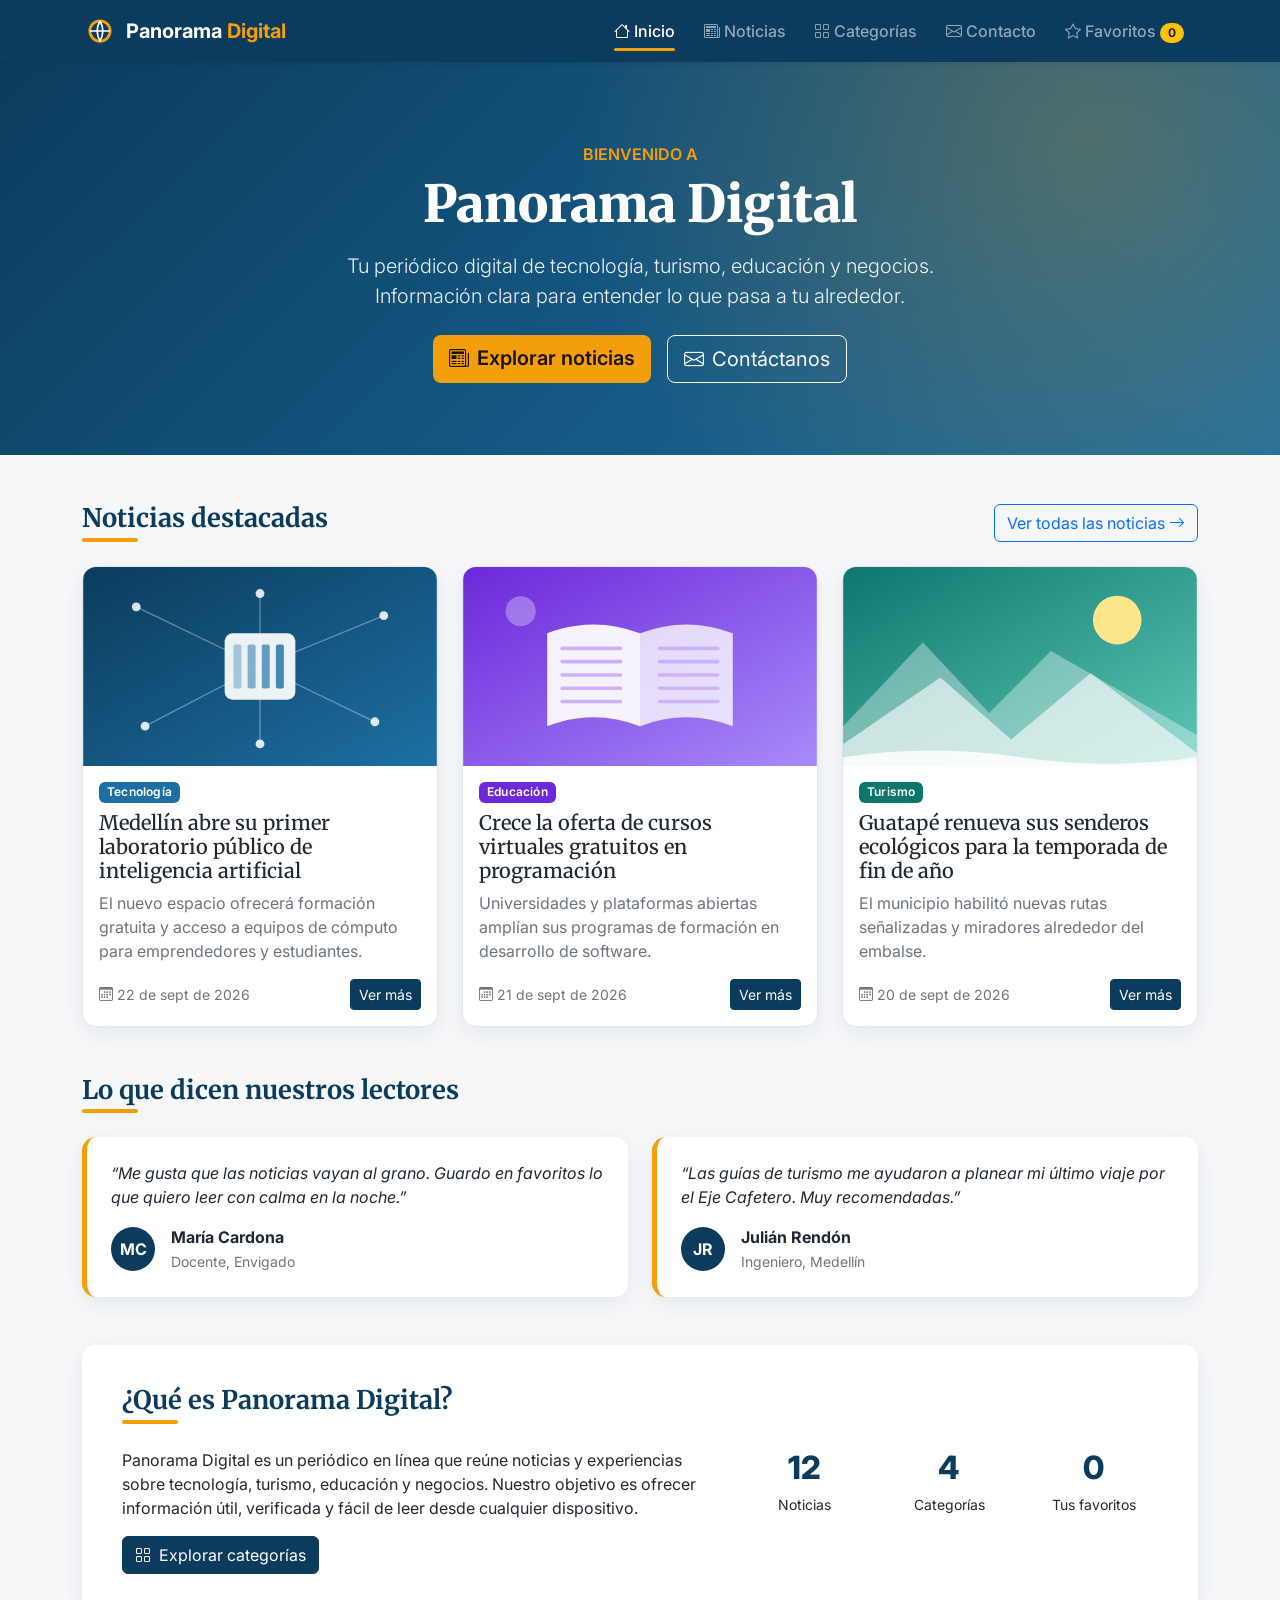
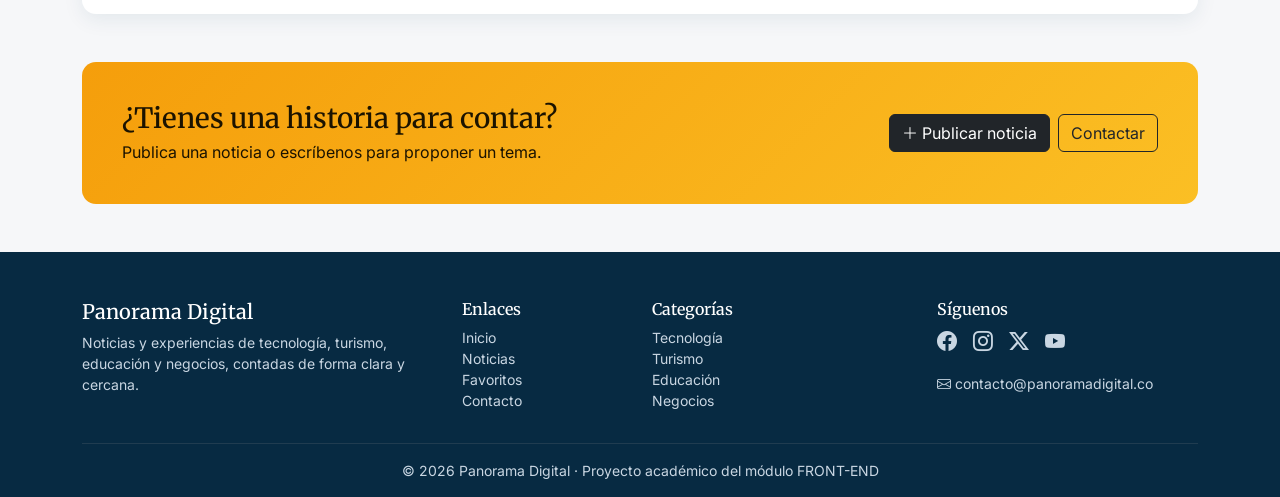
<file: index.html>
<!DOCTYPE html>
<html lang="es">
<head>
  <meta charset="UTF-8">
  <meta name="viewport" content="width=device-width, initial-scale=1.0">
  <meta name="description" content="Panorama Digital: noticias y experiencias de tecnología, turismo, educación y negocios.">
  <title>Inicio | Panorama Digital</title>
  <link rel="icon" href="assets/img/logo.svg" type="image/svg+xml">

  <!-- Tipografías: Merriweather (títulos, estilo periódico) e Inter (texto) -->
  <link rel="preconnect" href="https://fonts.googleapis.com">
  <link rel="preconnect" href="https://fonts.gstatic.com" crossorigin>
  <link href="https://fonts.googleapis.com/css2?family=Inter:wght@400;500;600;700&family=Merriweather:wght@700;900&display=swap" rel="stylesheet">
  <!-- Bootstrap 5 e íconos de Bootstrap desde CDN -->
  <link href="https://cdn.jsdelivr.net/npm/bootstrap@5.3.3/dist/css/bootstrap.min.css" rel="stylesheet">
  <link href="https://cdn.jsdelivr.net/npm/bootstrap-icons@1.11.3/font/bootstrap-icons.min.css" rel="stylesheet">
  <!-- Estilos propios -->
  <link href="assets/css/styles.css" rel="stylesheet">
  <!-- Sistema de movimiento: transiciones entre páginas y microinteracciones -->
  <link href="assets/css/motion.css" rel="stylesheet">
</head>
<body>
  <!-- Header: lo inserta el componente layout.js -->
  <header id="app-header"></header>

  <main>
    <!-- ===== Sección de bienvenida (Hero) con llamados a la acción ===== -->
    <section class="hero text-center" aria-labelledby="titulo-bienvenida">
      <div class="container">
        <p class="text-uppercase fw-semibold text-acento mb-2">Bienvenido a</p>
        <h1 id="titulo-bienvenida">Panorama Digital</h1>
        <p class="lead mt-3">
          Tu periódico digital de tecnología, turismo, educación y negocios.
          Información clara para entender lo que pasa a tu alrededor.
        </p>
        <div class="d-flex flex-wrap justify-content-center gap-3 mt-4">
          <a href="noticias.html" class="btn btn-acento btn-lg"><i class="bi bi-newspaper me-2"></i>Explorar noticias</a>
          <a href="contacto.html" class="btn btn-outline-light btn-lg"><i class="bi bi-envelope me-2"></i>Contáctanos</a>
        </div>
      </div>
    </section>

    <!-- ===== Noticias destacadas (renderizadas desde el JSON) ===== -->
    <section class="container py-5" aria-labelledby="titulo-destacadas">
      <div class="d-flex flex-wrap justify-content-between align-items-end gap-2">
        <h2 id="titulo-destacadas" class="titulo-seccion">Noticias destacadas</h2>
        <a href="noticias.html" class="btn btn-outline-primary mb-4">Ver todas las noticias <i class="bi bi-arrow-right"></i></a>
      </div>
      <div id="lista-destacadas" class="row row-cols-1 row-cols-md-2 row-cols-lg-3 g-4" aria-live="polite">
        <!-- Marcadores de carga mientras llega la información -->
        <div class="col"><div class="skeleton"></div></div>
        <div class="col"><div class="skeleton"></div></div>
        <div class="col"><div class="skeleton"></div></div>
      </div>
    </section>

    <!-- ===== Testimonios ===== -->
    <section class="container pb-5" aria-labelledby="titulo-testimonios" data-revelar>
      <h2 id="titulo-testimonios" class="titulo-seccion">Lo que dicen nuestros lectores</h2>
      <div class="row g-4">
        <div class="col-md-6">
          <figure class="testimonio mb-0">
            <blockquote class="mb-3">
              “Me gusta que las noticias vayan al grano. Guardo en favoritos lo que quiero leer con calma en la noche.”
            </blockquote>
            <figcaption class="d-flex align-items-center gap-3">
              <span class="avatar" aria-hidden="true">MC</span>
              <span><strong>María Cardona</strong><br><small class="text-secondary">Docente, Envigado</small></span>
            </figcaption>
          </figure>
        </div>
        <div class="col-md-6">
          <figure class="testimonio mb-0">
            <blockquote class="mb-3">
              “Las guías de turismo me ayudaron a planear mi último viaje por el Eje Cafetero. Muy recomendadas.”
            </blockquote>
            <figcaption class="d-flex align-items-center gap-3">
              <span class="avatar" aria-hidden="true">JR</span>
              <span><strong>Julián Rendón</strong><br><small class="text-secondary">Ingeniero, Medellín</small></span>
            </figcaption>
          </figure>
        </div>
      </div>
    </section>

    <!-- ===== Sección informativa: ¿Qué es Panorama Digital? ===== -->
    <section class="container pb-5" aria-labelledby="titulo-info" data-revelar>
      <div class="seccion-info">
        <div class="row align-items-center g-4">
          <div class="col-lg-7">
            <h2 id="titulo-info" class="titulo-seccion">¿Qué es Panorama Digital?</h2>
            <p>
              Panorama Digital es un periódico en línea que reúne noticias y experiencias sobre
              tecnología, turismo, educación y negocios. Nuestro objetivo es ofrecer información
              útil, verificada y fácil de leer desde cualquier dispositivo.
            </p>
            <a href="categorias.html" class="btn btn-primary"><i class="bi bi-grid me-2"></i>Explorar categorías</a>
          </div>
          <div class="col-lg-5">
            <div class="row text-center g-3">
              <div class="col-4"><div class="dato-destacado" id="dato-noticias">—</div><small>Noticias</small></div>
              <div class="col-4"><div class="dato-destacado">4</div><small>Categorías</small></div>
              <div class="col-4"><div class="dato-destacado" id="dato-favoritos">0</div><small>Tus favoritos</small></div>
            </div>
          </div>
        </div>
      </div>
    </section>

    <!-- ===== Llamado a la acción final ===== -->
    <section class="container" aria-labelledby="titulo-cta" data-revelar>
      <div class="banda-cta d-flex flex-column flex-md-row align-items-md-center justify-content-between gap-3">
        <div>
          <h2 id="titulo-cta" class="h3 mb-1">¿Tienes una historia para contar?</h2>
          <p class="mb-0">Publica una noticia o escríbenos para proponer un tema.</p>
        </div>
        <div class="d-flex gap-2 flex-wrap">
          <a href="noticias.html#publicar" class="btn btn-dark"><i class="bi bi-plus-lg me-1"></i>Publicar noticia</a>
          <a href="contacto.html" class="btn btn-outline-dark">Contactar</a>
        </div>
      </div>
    </section>
  </main>

  <!-- Footer: lo inserta el componente layout.js -->
  <footer id="app-footer"></footer>

  <noscript><p class="text-center p-3">Esta aplicación necesita JavaScript habilitado para mostrar las noticias.</p></noscript>

  <!-- Bootstrap JS (incluye Popper) y script de la página como módulo ES -->
  <script src="https://cdn.jsdelivr.net/npm/bootstrap@5.3.3/dist/js/bootstrap.bundle.min.js"></script>
  <!-- blocking="render": el header se dibuja antes del primer cuadro, evitando parpadeos al navegar -->
  <script type="module" src="assets/js/pages/home.js" blocking="render"></script>
</body>
</html>
</file>
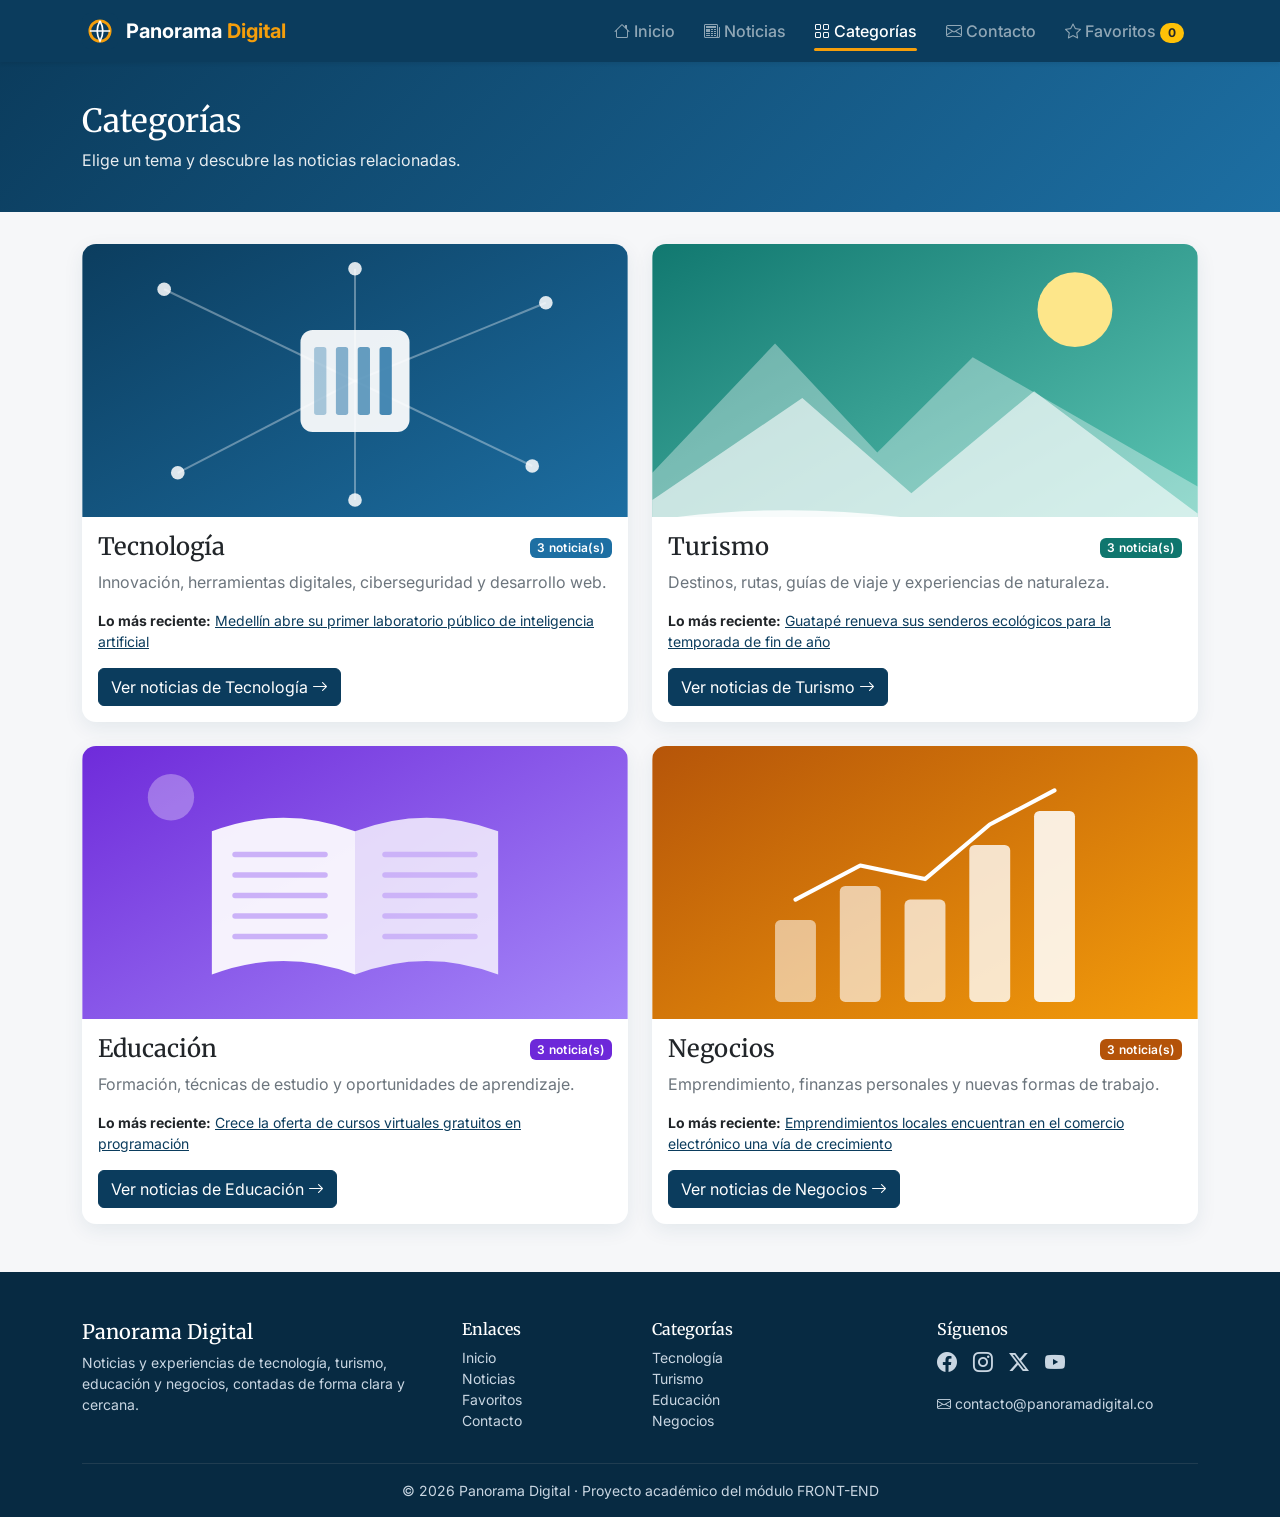
<file: categorias.html>
<!DOCTYPE html>
<html lang="es">
<head>
  <meta charset="UTF-8">
  <meta name="viewport" content="width=device-width, initial-scale=1.0">
  <meta name="description" content="Categorías de noticias de Panorama Digital: tecnología, turismo, educación y negocios.">
  <title>Categorías | Panorama Digital</title>
  <link rel="icon" href="assets/img/logo.svg" type="image/svg+xml">
  <link rel="preconnect" href="https://fonts.googleapis.com">
  <link rel="preconnect" href="https://fonts.gstatic.com" crossorigin>
  <link href="https://fonts.googleapis.com/css2?family=Inter:wght@400;500;600;700&family=Merriweather:wght@700;900&display=swap" rel="stylesheet">
  <link href="https://cdn.jsdelivr.net/npm/bootstrap@5.3.3/dist/css/bootstrap.min.css" rel="stylesheet">
  <link href="https://cdn.jsdelivr.net/npm/bootstrap-icons@1.11.3/font/bootstrap-icons.min.css" rel="stylesheet">
  <link href="assets/css/styles.css" rel="stylesheet">
  <!-- Sistema de movimiento: transiciones entre páginas y microinteracciones -->
  <link href="assets/css/motion.css" rel="stylesheet">
</head>
<body>
  <header id="app-header"></header>

  <main>
    <section class="encabezado-pagina">
      <div class="container">
        <h1>Categorías</h1>
        <p>Elige un tema y descubre las noticias relacionadas.</p>
      </div>
    </section>

    <div class="container">
      <!-- Tarjetas de categoría con el número de noticias de cada una -->
      <div id="lista-categorias" class="row row-cols-1 row-cols-md-2 g-4">
        <div class="col"><div class="skeleton"></div></div>
        <div class="col"><div class="skeleton"></div></div>
      </div>
    </div>
  </main>

  <footer id="app-footer"></footer>

  <script src="https://cdn.jsdelivr.net/npm/bootstrap@5.3.3/dist/js/bootstrap.bundle.min.js"></script>
  <!-- blocking="render": el header se dibuja antes del primer cuadro, evitando parpadeos al navegar -->
  <script type="module" src="assets/js/pages/categorias.js" blocking="render"></script>
</body>
</html>
</file>
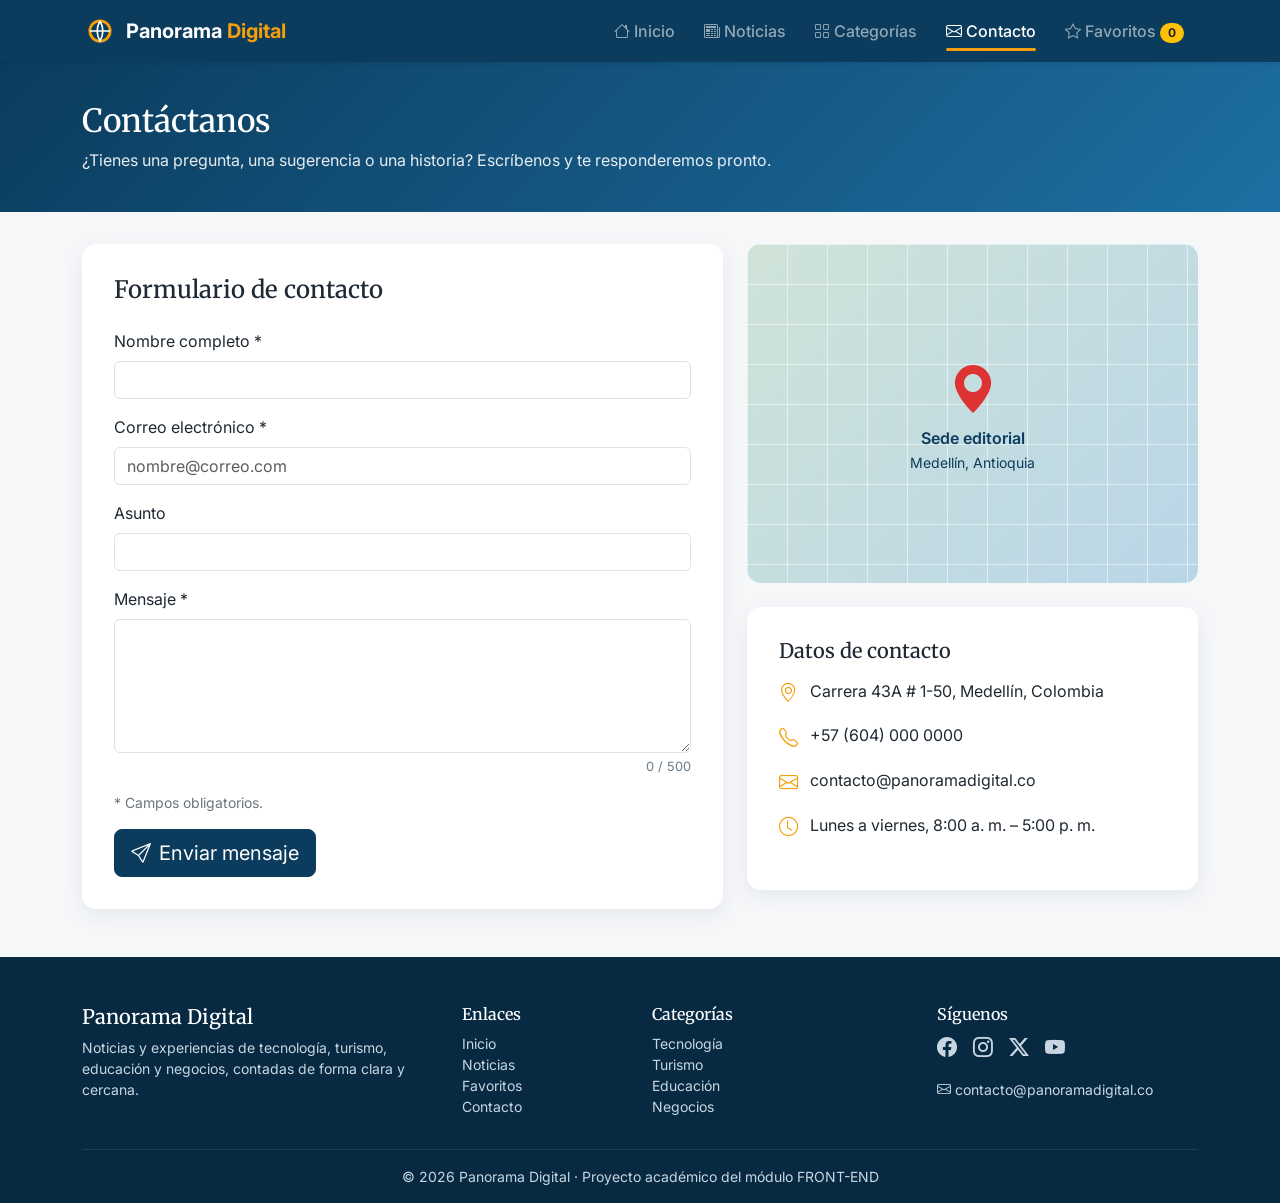
<file: contacto.html>
<!DOCTYPE html>
<html lang="es">
<head>
  <meta charset="UTF-8">
  <meta name="viewport" content="width=device-width, initial-scale=1.0">
  <meta name="description" content="Contacta al equipo editorial de Panorama Digital.">
  <title>Contacto | Panorama Digital</title>
  <link rel="icon" href="assets/img/logo.svg" type="image/svg+xml">
  <link rel="preconnect" href="https://fonts.googleapis.com">
  <link rel="preconnect" href="https://fonts.gstatic.com" crossorigin>
  <link href="https://fonts.googleapis.com/css2?family=Inter:wght@400;500;600;700&family=Merriweather:wght@700;900&display=swap" rel="stylesheet">
  <link href="https://cdn.jsdelivr.net/npm/bootstrap@5.3.3/dist/css/bootstrap.min.css" rel="stylesheet">
  <link href="https://cdn.jsdelivr.net/npm/bootstrap-icons@1.11.3/font/bootstrap-icons.min.css" rel="stylesheet">
  <link href="assets/css/styles.css" rel="stylesheet">
  <!-- Sistema de movimiento: transiciones entre páginas y microinteracciones -->
  <link href="assets/css/motion.css" rel="stylesheet">
</head>
<body>
  <header id="app-header"></header>

  <main>
    <section class="encabezado-pagina">
      <div class="container">
        <h1>Contáctanos</h1>
        <p>¿Tienes una pregunta, una sugerencia o una historia? Escríbenos y te responderemos pronto.</p>
      </div>
    </section>

    <div class="container">
      <div class="row g-4">
        <!-- ===== Formulario de contacto ===== -->
        <div class="col-lg-7">
          <section class="panel-formulario" aria-labelledby="titulo-formulario">
            <h2 id="titulo-formulario" class="h4 mb-4">Formulario de contacto</h2>

            <!-- Mensaje de confirmación (oculto hasta que el envío sea exitoso) -->
            <div id="confirmacion" class="alert alert-success d-none" role="status" tabindex="-1">
              <h3 class="h5 alert-heading"><i class="bi bi-check-circle-fill me-2"></i>¡Mensaje enviado!</h3>
              <p class="mb-0" id="texto-confirmacion"></p>
            </div>

            <!-- novalidate: las validaciones las controla JavaScript para mostrar mensajes propios -->
            <form id="form-contacto" novalidate>
              <div class="mb-3">
                <label for="nombre" class="form-label">Nombre completo *</label>
                <input type="text" class="form-control" id="nombre" name="nombre" autocomplete="name"
                       aria-describedby="error-nombre">
                <div class="invalid-feedback" id="error-nombre"></div>
              </div>

              <div class="mb-3">
                <label for="correo" class="form-label">Correo electrónico *</label>
                <input type="email" class="form-control" id="correo" name="correo" autocomplete="email"
                       placeholder="nombre@correo.com" aria-describedby="error-correo">
                <div class="invalid-feedback" id="error-correo"></div>
              </div>

              <div class="mb-3">
                <label for="asunto" class="form-label">Asunto</label>
                <input type="text" class="form-control" id="asunto" name="asunto" maxlength="120">
              </div>

              <div class="mb-3">
                <label for="mensaje" class="form-label">Mensaje *</label>
                <textarea class="form-control" id="mensaje" name="mensaje" rows="5" maxlength="500"
                          aria-describedby="error-mensaje contador-mensaje"></textarea>
                <div class="d-flex justify-content-between gap-3">
                  <div class="invalid-feedback d-block w-auto" id="error-mensaje"></div>
                  <span class="contador-caracteres ms-auto text-nowrap mt-1" id="contador-mensaje">0 / 500</span>
                </div>
              </div>

              <p class="small text-secondary">* Campos obligatorios.</p>

              <button type="submit" class="btn btn-primary btn-lg">
                <i class="bi bi-send me-2"></i>Enviar mensaje
              </button>
            </form>
          </section>
        </div>

        <!-- ===== Información de contacto y ubicación ===== -->
        <div class="col-lg-5">
          <div class="mapa-ubicacion mb-4" role="img" aria-label="Mapa ilustrativo de la ubicación de la sede en Medellín">
            <div>
              <i class="bi bi-geo-alt-fill" aria-hidden="true"></i>
              <p class="fw-semibold mb-0">Sede editorial</p>
              <small>Medellín, Antioquia</small>
            </div>
          </div>

          <section class="panel-contacto" aria-labelledby="titulo-datos">
            <h2 id="titulo-datos" class="h5 mb-3">Datos de contacto</h2>
            <ul class="list-unstyled lista-contacto mb-0">
              <li><i class="bi bi-geo-alt" aria-hidden="true"></i><span>Carrera 43A # 1-50, Medellín, Colombia</span></li>
              <li><i class="bi bi-telephone" aria-hidden="true"></i><span>+57 (604) 000 0000</span></li>
              <li><i class="bi bi-envelope" aria-hidden="true"></i><span>contacto@panoramadigital.co</span></li>
              <li><i class="bi bi-clock" aria-hidden="true"></i><span>Lunes a viernes, 8:00 a. m. – 5:00 p. m.</span></li>
            </ul>
          </section>
        </div>
      </div>
    </div>
  </main>

  <footer id="app-footer"></footer>

  <script src="https://cdn.jsdelivr.net/npm/bootstrap@5.3.3/dist/js/bootstrap.bundle.min.js"></script>
  <!-- blocking="render": el header se dibuja antes del primer cuadro, evitando parpadeos al navegar -->
  <script type="module" src="assets/js/pages/contacto.js" blocking="render"></script>
</body>
</html>
</file>
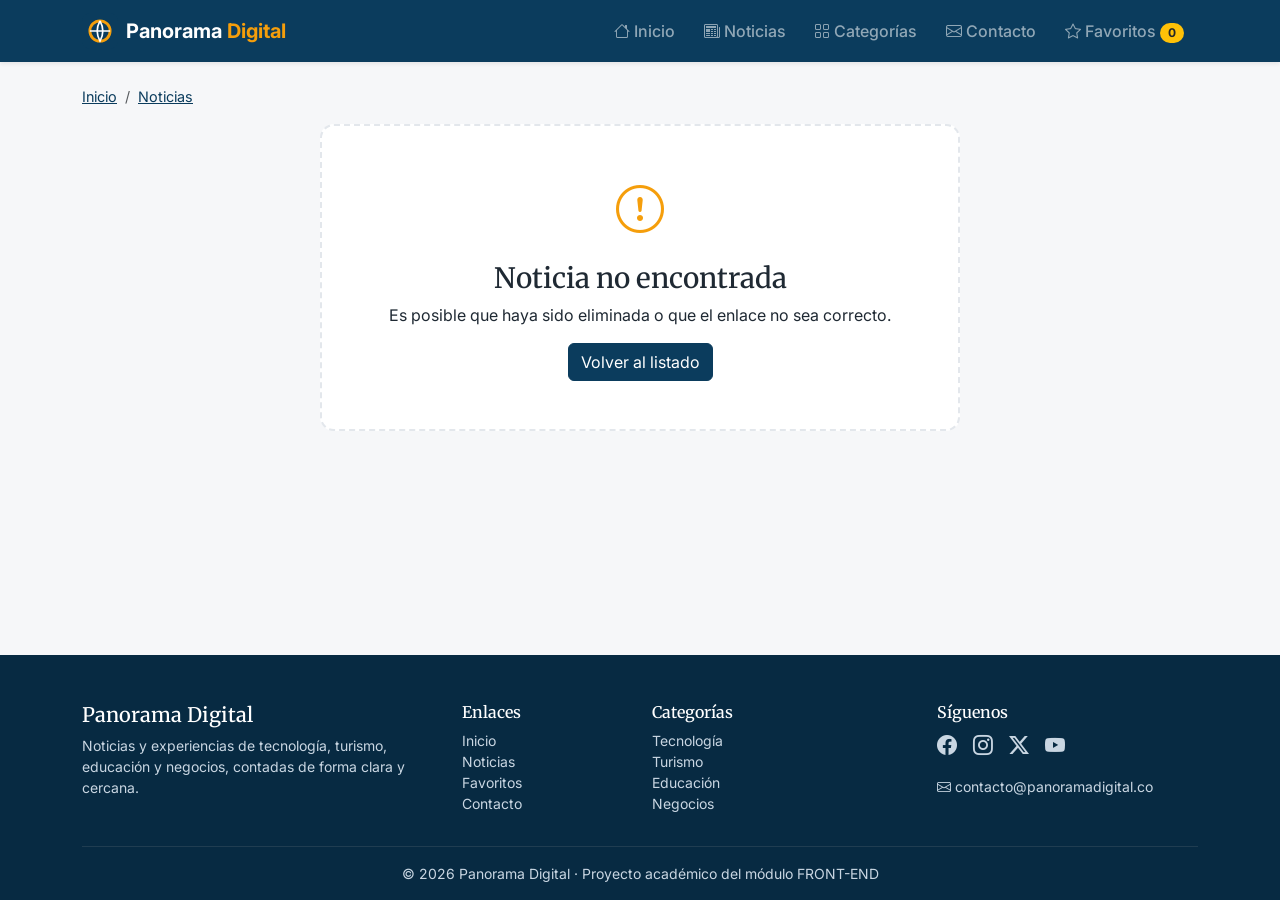
<file: detalle.html>
<!DOCTYPE html>
<html lang="es">
<head>
  <meta charset="UTF-8">
  <meta name="viewport" content="width=device-width, initial-scale=1.0">
  <meta name="description" content="Detalle de la noticia en Panorama Digital.">
  <title>Noticia | Panorama Digital</title>
  <link rel="icon" href="assets/img/logo.svg" type="image/svg+xml">
  <link rel="preconnect" href="https://fonts.googleapis.com">
  <link rel="preconnect" href="https://fonts.gstatic.com" crossorigin>
  <link href="https://fonts.googleapis.com/css2?family=Inter:wght@400;500;600;700&family=Merriweather:wght@700;900&display=swap" rel="stylesheet">
  <link href="https://cdn.jsdelivr.net/npm/bootstrap@5.3.3/dist/css/bootstrap.min.css" rel="stylesheet">
  <link href="https://cdn.jsdelivr.net/npm/bootstrap-icons@1.11.3/font/bootstrap-icons.min.css" rel="stylesheet">
  <link href="assets/css/styles.css" rel="stylesheet">
  <!-- Sistema de movimiento: transiciones entre páginas y microinteracciones -->
  <link href="assets/css/motion.css" rel="stylesheet">
</head>
<body>
  <header id="app-header"></header>

  <main class="container py-4">
    <!-- Migas de pan: las dos primeras son fijas; el título se agrega al cargar la noticia -->
    <nav aria-label="Ruta de navegación" class="migas mb-3">
      <ol class="breadcrumb mb-0" id="migas">
        <li class="breadcrumb-item"><a href="index.html">Inicio</a></li>
        <li class="breadcrumb-item"><a href="noticias.html">Noticias</a></li>
      </ol>
    </nav>

    <!-- Imagen principal. Existe desde el primer cuadro para que la transición pueda
         "hacer crecer" la imagen de la tarjeta pulsada hasta esta posición. -->
    <img id="detalle-imagen" class="detalle-imagen mb-4" alt="" hidden>

    <!-- Contenedor que se llena con la noticia indicada en la URL (?id=N) -->
    <article id="detalle-noticia" aria-live="polite">
      <div class="skeleton" style="height: 320px"></div>
    </article>

    <!-- ===== Noticias relacionadas (misma categoría) ===== -->
    <section id="seccion-relacionadas" class="mt-5 d-none" aria-labelledby="titulo-relacionadas" data-revelar>
      <h2 id="titulo-relacionadas" class="titulo-seccion">Noticias relacionadas</h2>
      <div id="lista-relacionadas" class="row row-cols-1 row-cols-md-2 row-cols-lg-3 g-4"></div>
    </section>
  </main>

  <footer id="app-footer"></footer>

  <script src="https://cdn.jsdelivr.net/npm/bootstrap@5.3.3/dist/js/bootstrap.bundle.min.js"></script>
  <!-- blocking="render": el header se dibuja antes del primer cuadro, evitando parpadeos al navegar -->
  <script type="module" src="assets/js/pages/detalle.js" blocking="render"></script>
</body>
</html>
</file>
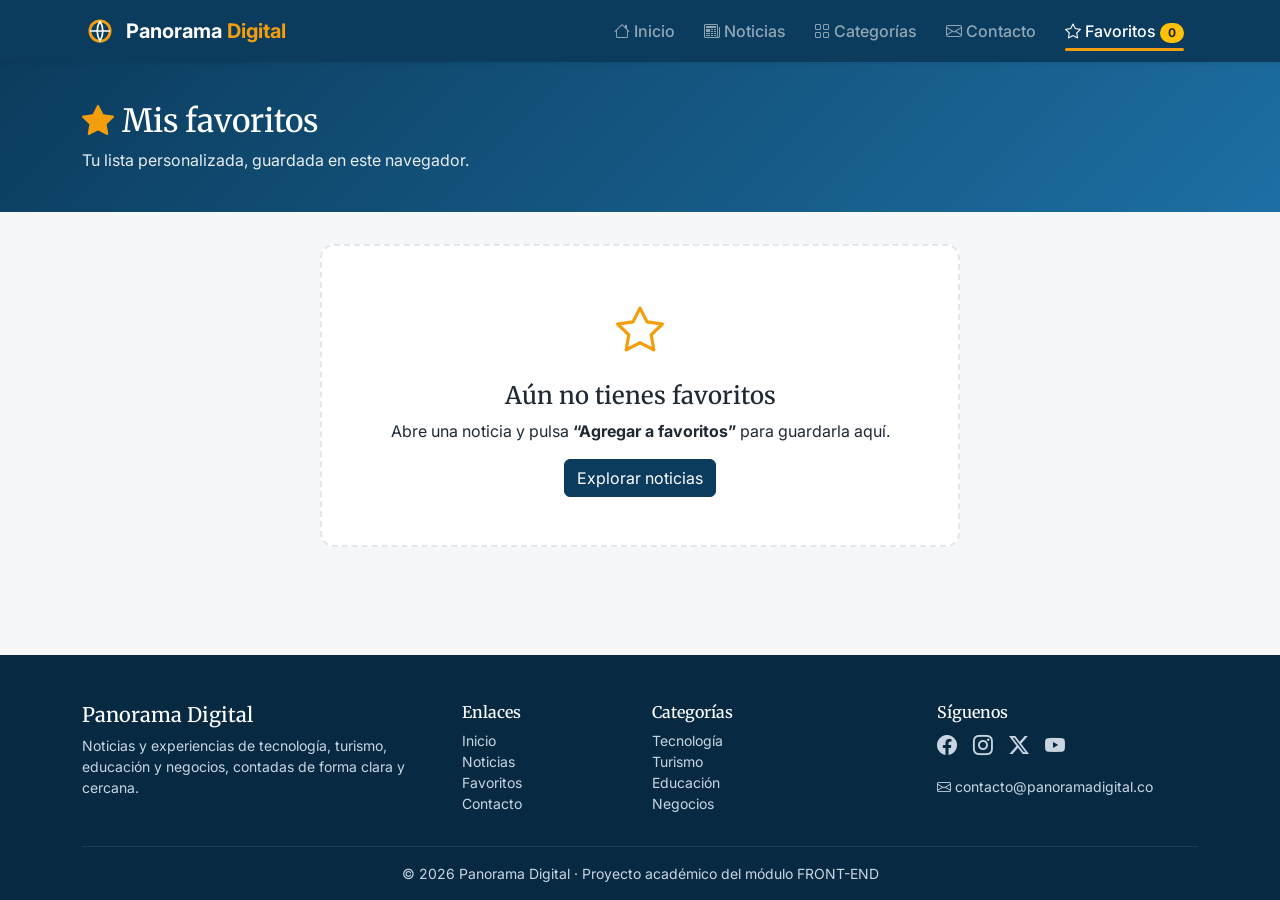
<file: favoritos.html>
<!DOCTYPE html>
<html lang="es">
<head>
  <meta charset="UTF-8">
  <meta name="viewport" content="width=device-width, initial-scale=1.0">
  <meta name="description" content="Tu lista personalizada de noticias favoritas en Panorama Digital.">
  <title>Favoritos | Panorama Digital</title>
  <link rel="icon" href="assets/img/logo.svg" type="image/svg+xml">
  <link rel="preconnect" href="https://fonts.googleapis.com">
  <link rel="preconnect" href="https://fonts.gstatic.com" crossorigin>
  <link href="https://fonts.googleapis.com/css2?family=Inter:wght@400;500;600;700&family=Merriweather:wght@700;900&display=swap" rel="stylesheet">
  <link href="https://cdn.jsdelivr.net/npm/bootstrap@5.3.3/dist/css/bootstrap.min.css" rel="stylesheet">
  <link href="https://cdn.jsdelivr.net/npm/bootstrap-icons@1.11.3/font/bootstrap-icons.min.css" rel="stylesheet">
  <link href="assets/css/styles.css" rel="stylesheet">
  <!-- Sistema de movimiento: transiciones entre páginas y microinteracciones -->
  <link href="assets/css/motion.css" rel="stylesheet">
</head>
<body>
  <header id="app-header"></header>

  <main>
    <section class="encabezado-pagina">
      <div class="container d-flex flex-wrap justify-content-between align-items-center gap-3">
        <div>
          <h1><i class="bi bi-star-fill text-acento me-2"></i>Mis favoritos</h1>
          <p>Tu lista personalizada, guardada en este navegador.</p>
        </div>
        <button type="button" id="btn-vaciar" class="btn btn-outline-light d-none">
          <i class="bi bi-trash3 me-1"></i>Vaciar lista
        </button>
      </div>
    </section>

    <div class="container">
      <div id="lista-favoritos" class="row row-cols-1 row-cols-md-2 row-cols-lg-3 g-4" aria-live="polite">
        <div class="col"><div class="skeleton"></div></div>
      </div>
    </div>
  </main>

  <footer id="app-footer"></footer>

  <script src="https://cdn.jsdelivr.net/npm/bootstrap@5.3.3/dist/js/bootstrap.bundle.min.js"></script>
  <!-- blocking="render": el header se dibuja antes del primer cuadro, evitando parpadeos al navegar -->
  <script type="module" src="assets/js/pages/favoritos.js" blocking="render"></script>
</body>
</html>
</file>
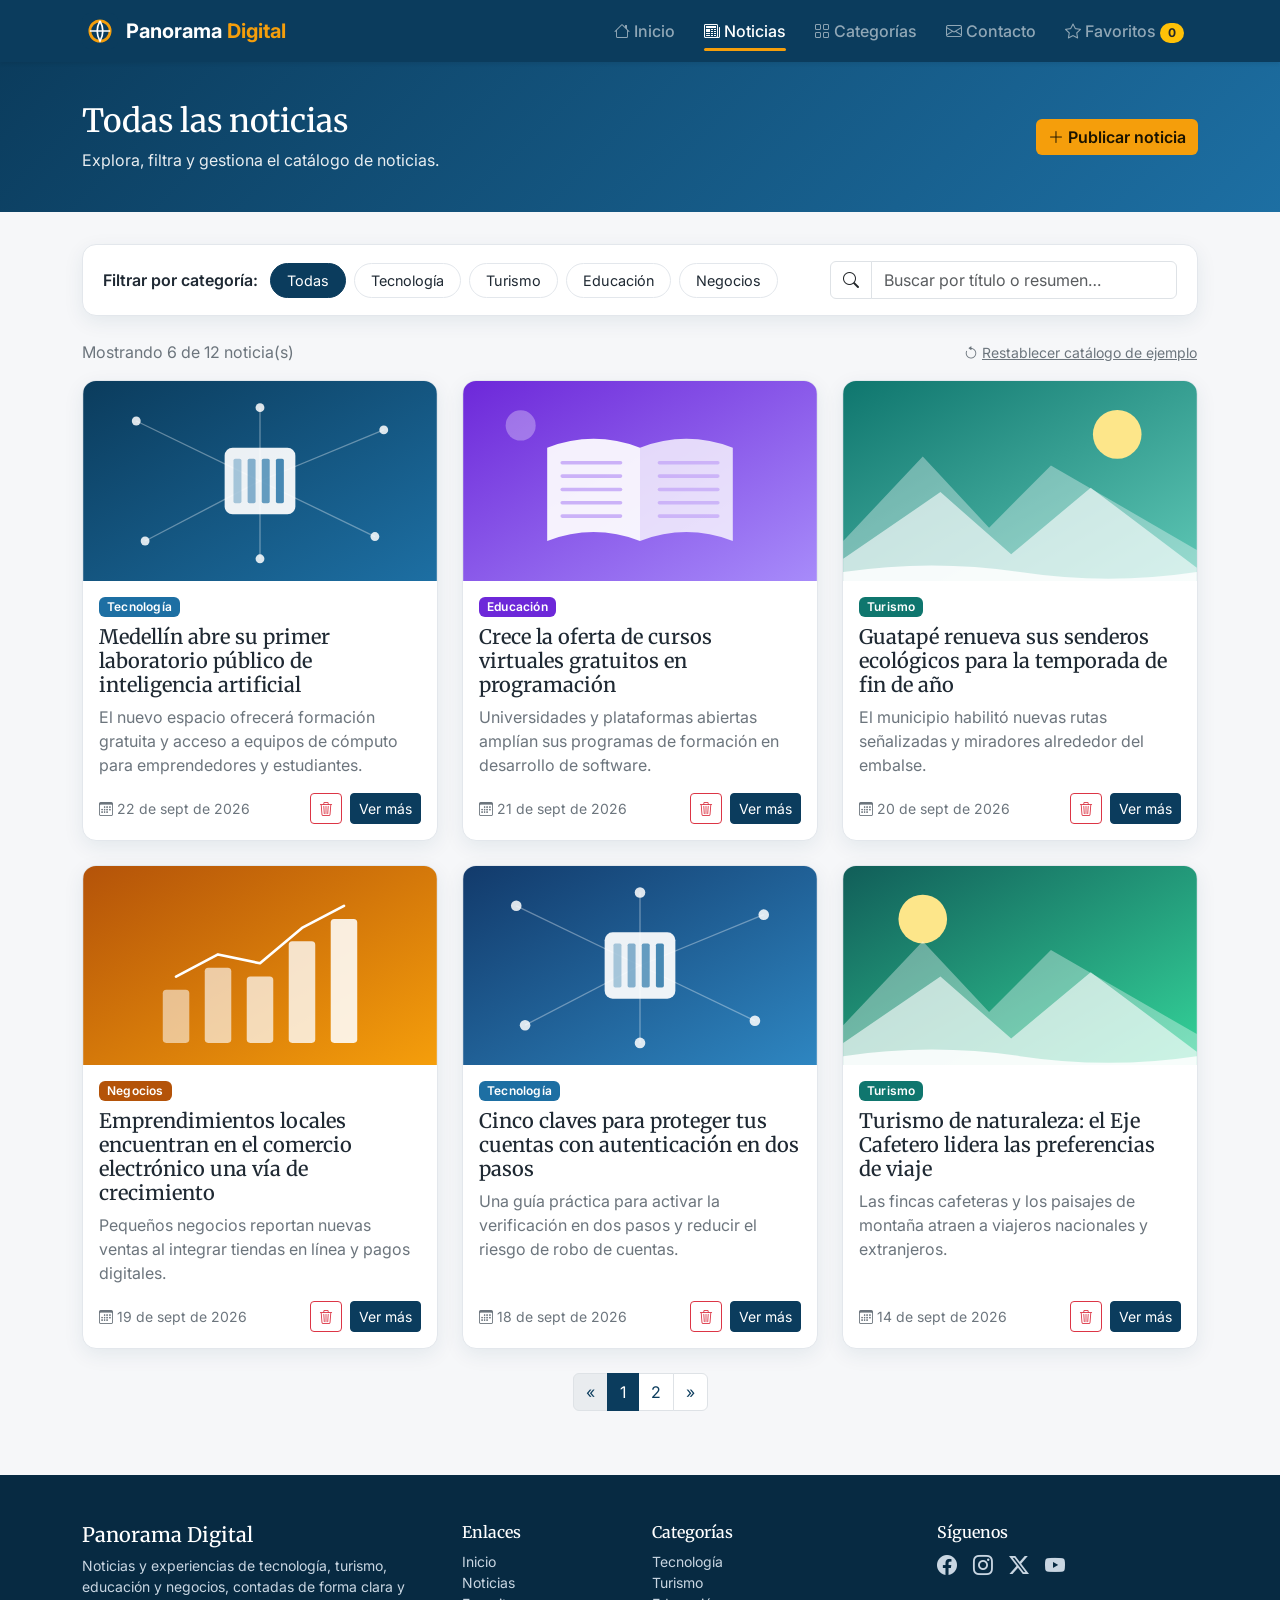
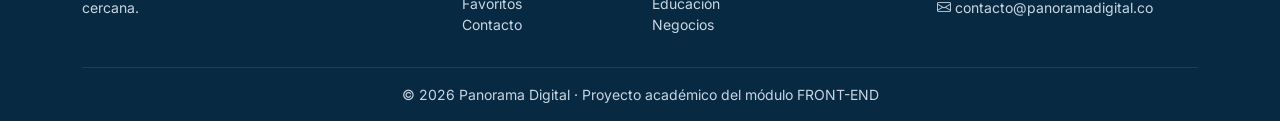
<file: noticias.html>
<!DOCTYPE html>
<html lang="es">
<head>
  <meta charset="UTF-8">
  <meta name="viewport" content="width=device-width, initial-scale=1.0">
  <meta name="description" content="Listado completo de noticias de Panorama Digital, con filtros por categoría y búsqueda.">
  <title>Noticias | Panorama Digital</title>
  <link rel="icon" href="assets/img/logo.svg" type="image/svg+xml">
  <link rel="preconnect" href="https://fonts.googleapis.com">
  <link rel="preconnect" href="https://fonts.gstatic.com" crossorigin>
  <link href="https://fonts.googleapis.com/css2?family=Inter:wght@400;500;600;700&family=Merriweather:wght@700;900&display=swap" rel="stylesheet">
  <link href="https://cdn.jsdelivr.net/npm/bootstrap@5.3.3/dist/css/bootstrap.min.css" rel="stylesheet">
  <link href="https://cdn.jsdelivr.net/npm/bootstrap-icons@1.11.3/font/bootstrap-icons.min.css" rel="stylesheet">
  <link href="assets/css/styles.css" rel="stylesheet">
  <!-- Sistema de movimiento: transiciones entre páginas y microinteracciones -->
  <link href="assets/css/motion.css" rel="stylesheet">
</head>
<body>
  <header id="app-header"></header>

  <main>
    <!-- Encabezado de la página -->
    <section class="encabezado-pagina">
      <div class="container d-flex flex-wrap justify-content-between align-items-center gap-3">
        <div>
          <h1>Todas las noticias</h1>
          <p>Explora, filtra y gestiona el catálogo de noticias.</p>
        </div>
        <!-- Botón del Mini CRUD: abre el formulario para crear una noticia -->
        <button type="button" class="btn btn-acento" data-bs-toggle="modal" data-bs-target="#modal-publicar">
          <i class="bi bi-plus-lg me-1"></i>Publicar noticia
        </button>
      </div>
    </section>

    <div class="container">
      <!-- ===== Barra de filtros: categorías + buscador ===== -->
      <section class="barra-filtros mb-4" aria-label="Filtros de noticias">
        <div class="row g-3 align-items-center">
          <div class="col-lg-8">
            <span class="fw-semibold me-2">Filtrar por categoría:</span>
            <div id="filtros-categoria" class="d-inline-flex flex-wrap gap-2 mt-2 mt-lg-0" role="group" aria-label="Categorías">
              <!-- Botones generados desde JavaScript -->
            </div>
          </div>
          <div class="col-lg-4">
            <label for="buscador" class="visually-hidden">Buscar noticias</label>
            <div class="input-group">
              <span class="input-group-text bg-white"><i class="bi bi-search"></i></span>
              <input type="search" id="buscador" class="form-control" placeholder="Buscar por título o resumen…">
            </div>
          </div>
        </div>
      </section>

      <!-- Resumen de resultados -->
      <div class="d-flex flex-wrap justify-content-between align-items-center mb-3 gap-2">
        <p id="resumen-resultados" class="text-secondary mb-0" aria-live="polite">Cargando noticias…</p>
        <button type="button" id="btn-restablecer" class="btn btn-link btn-sm text-secondary p-0">
          <i class="bi bi-arrow-counterclockwise me-1"></i>Restablecer catálogo de ejemplo
        </button>
      </div>

      <!-- ===== Grid de tarjetas (renderizado dinámico desde JSON) ===== -->
      <div id="lista-noticias" class="row row-cols-1 row-cols-md-2 row-cols-lg-3 g-4">
        <div class="col"><div class="skeleton"></div></div>
        <div class="col"><div class="skeleton"></div></div>
        <div class="col"><div class="skeleton"></div></div>
      </div>

      <!-- ===== Paginación ===== -->
      <nav class="mt-4" aria-label="Paginación de noticias">
        <ul id="paginacion" class="pagination justify-content-center"></ul>
      </nav>
    </div>
  </main>

  <footer id="app-footer"></footer>

  <!-- ===== Modal del Mini CRUD: crear noticia ===== -->
  <div class="modal fade" id="modal-publicar" tabindex="-1" aria-labelledby="titulo-modal-publicar" aria-hidden="true">
    <div class="modal-dialog modal-lg modal-dialog-scrollable">
      <form class="modal-content" id="form-publicar" novalidate>
        <div class="modal-header">
          <h2 class="modal-title h5" id="titulo-modal-publicar"><i class="bi bi-pencil-square me-2"></i>Publicar nueva noticia</h2>
          <button type="button" class="btn-close" data-bs-dismiss="modal" aria-label="Cerrar"></button>
        </div>
        <div class="modal-body">
          <div class="row g-3">
            <div class="col-md-8">
              <label for="pub-titulo" class="form-label">Título *</label>
              <input type="text" class="form-control" id="pub-titulo" name="titulo" required minlength="10" maxlength="120">
              <div class="invalid-feedback">El título es obligatorio y debe tener entre 10 y 120 caracteres.</div>
            </div>
            <div class="col-md-4">
              <label for="pub-categoria" class="form-label">Categoría *</label>
              <select class="form-select" id="pub-categoria" name="categoria" required>
                <option value="">Selecciona…</option>
              </select>
              <div class="invalid-feedback">Selecciona una categoría.</div>
            </div>
            <div class="col-12">
              <label for="pub-resumen" class="form-label">Descripción breve *</label>
              <input type="text" class="form-control" id="pub-resumen" name="resumen" required minlength="20" maxlength="180">
              <div class="invalid-feedback">La descripción es obligatoria (entre 20 y 180 caracteres).</div>
            </div>
            <div class="col-12">
              <label for="pub-contenido" class="form-label">Contenido completo *</label>
              <textarea class="form-control" id="pub-contenido" name="contenido" rows="5" required minlength="50"
                        aria-describedby="ayuda-contenido"></textarea>
              <div id="ayuda-contenido" class="form-text">Usa un salto de línea para separar párrafos.</div>
              <div class="invalid-feedback">El contenido es obligatorio (mínimo 50 caracteres).</div>
            </div>
            <div class="col-md-6">
              <label for="pub-autor" class="form-label">Autor</label>
              <input type="text" class="form-control" id="pub-autor" name="autor" maxlength="60" placeholder="Colaborador invitado">
            </div>
            <div class="col-md-6">
              <label for="pub-imagen" class="form-label">URL de la imagen</label>
              <input type="url" class="form-control" id="pub-imagen" name="imagen" placeholder="https://…">
              <div class="form-text">Opcional. Si la dejas vacía se usa la ilustración de la categoría.</div>
              <div class="invalid-feedback">Ingresa una URL válida que empiece por http:// o https://.</div>
            </div>
          </div>
        </div>
        <div class="modal-footer">
          <button type="button" class="btn btn-outline-secondary" data-bs-dismiss="modal">Cancelar</button>
          <button type="submit" class="btn btn-primary"><i class="bi bi-send me-1"></i>Publicar</button>
        </div>
      </form>
    </div>
  </div>

  <!-- ===== Modal de confirmación para eliminar ===== -->
  <div class="modal fade" id="modal-eliminar" tabindex="-1" aria-labelledby="titulo-modal-eliminar" aria-hidden="true">
    <div class="modal-dialog modal-dialog-centered">
      <div class="modal-content">
        <div class="modal-header">
          <h2 class="modal-title h5" id="titulo-modal-eliminar"><i class="bi bi-exclamation-triangle text-danger me-2"></i>Eliminar noticia</h2>
          <button type="button" class="btn-close" data-bs-dismiss="modal" aria-label="Cerrar"></button>
        </div>
        <div class="modal-body">
          ¿Seguro que deseas eliminar <strong id="eliminar-titulo"></strong>? Esta acción la quitará del catálogo.
        </div>
        <div class="modal-footer">
          <button type="button" class="btn btn-outline-secondary" data-bs-dismiss="modal">Cancelar</button>
          <button type="button" class="btn btn-danger" id="btn-confirmar-eliminar"><i class="bi bi-trash3 me-1"></i>Eliminar</button>
        </div>
      </div>
    </div>
  </div>

  <script src="https://cdn.jsdelivr.net/npm/bootstrap@5.3.3/dist/js/bootstrap.bundle.min.js"></script>
  <!-- blocking="render": el header se dibuja antes del primer cuadro, evitando parpadeos al navegar -->
  <script type="module" src="assets/js/pages/noticias.js" blocking="render"></script>
</body>
</html>
</file>
<file: assets/css/styles.css>
/* ==========================================================================
   Panorama Digital — Hoja de estilos principal
   --------------------------------------------------------------------------
   Complementa a Bootstrap 5 con la identidad visual del sitio.
   Estructura:
     1. Variables (colores, tipografía, radios)
     2. Base y tipografía
     3. Header / navegación
     4. Hero (sección de bienvenida)
     5. Tarjetas de noticias
     6. Etiquetas de categoría
     7. Filtros y paginación (Listado)
     8. Detalle de noticia
     9. Testimonios y secciones informativas
    10. Contacto y formularios
    11. Footer
    12. Utilidades y responsive
   ========================================================================== */

/* 1. Variables ------------------------------------------------------------ */
:root {
  --pd-primario: #0B3C5D;        /* Azul marino: color principal de la marca */
  --pd-primario-oscuro: #072A42;
  --pd-acento: #F59E0B;          /* Ámbar: llamados a la acción y detalles */
  --pd-fondo: #F6F7F9;
  --pd-texto: #1F2933;
  --pd-borde: #E3E7EC;
  --pd-radio: 14px;
  --pd-sombra: 0 6px 20px rgba(11, 60, 93, 0.08);
  --pd-sombra-hover: 0 12px 28px rgba(11, 60, 93, 0.16);

  /* Colores por categoría (coinciden con las ilustraciones) */
  --cat-tecnologia: #1D6FA3;
  --cat-turismo: #0F766E;
  --cat-educacion: #6D28D9;
  --cat-negocios: #B45309;

  /* Se ajusta el color primario de Bootstrap a la marca */
  --bs-primary: var(--pd-primario);
  --bs-primary-rgb: 11, 60, 93;
  --bs-link-color: var(--pd-primario);
  --bs-link-color-rgb: 11, 60, 93;
  --bs-link-hover-color: var(--pd-primario-oscuro);
  --bs-link-hover-color-rgb: 7, 42, 66;
}

/* 2. Base y tipografía ---------------------------------------------------- */
body {
  font-family: 'Inter', system-ui, -apple-system, 'Segoe UI', Roboto, sans-serif;
  color: var(--pd-texto);
  background-color: var(--pd-fondo);
  min-height: 100vh;
  display: flex;
  flex-direction: column;
}

main { flex: 1; }

h1, h2, h3, .titulo-seccion {
  font-family: 'Merriweather', Georgia, serif;
  color: var(--pd-primario);
}

.titulo-seccion {
  font-size: 1.6rem;
  font-weight: 700;
  position: relative;
  padding-bottom: .5rem;
  margin-bottom: 1.5rem;
}

/* Línea decorativa bajo los títulos de sección, al estilo de un periódico */
.titulo-seccion::after {
  content: '';
  position: absolute;
  left: 0;
  bottom: 0;
  width: 56px;
  height: 4px;
  border-radius: 2px;
  background: var(--pd-acento);
}

.btn-primary {
  --bs-btn-bg: var(--pd-primario);
  --bs-btn-border-color: var(--pd-primario);
  --bs-btn-hover-bg: var(--pd-primario-oscuro);
  --bs-btn-hover-border-color: var(--pd-primario-oscuro);
  --bs-btn-active-bg: var(--pd-primario-oscuro);
}

.btn-acento {
  background: var(--pd-acento);
  color: #1b1300;
  font-weight: 600;
  border: none;
}
.btn-acento:hover, .btn-acento:focus { background: #d98a06; color: #1b1300; }

.text-acento { color: var(--pd-acento); }
.bg-marca { background-color: var(--pd-primario); }

/* Foco visible para navegación con teclado (accesibilidad) */
a:focus-visible, button:focus-visible, .form-control:focus-visible {
  outline: 3px solid var(--pd-acento);
  outline-offset: 2px;
}

/* 3. Header / navegación -------------------------------------------------- */
/* El subrayado animado de la opción activa está en motion.css */
.navbar .nav-link {
  font-weight: 500;
  padding: .5rem .9rem !important;
}
.navbar .nav-link.active { color: #fff !important; }

/* 4. Hero ----------------------------------------------------------------- */
.hero {
  background:
    radial-gradient(circle at 85% 20%, rgba(245, 158, 11, .25), transparent 45%),
    linear-gradient(135deg, var(--pd-primario) 0%, #1D6FA3 100%);
  color: #fff;
  padding: 5rem 0 4.5rem;
}
.hero h1 { color: #fff; font-size: clamp(2rem, 5vw, 3.2rem); font-weight: 900; }
.hero .lead { max-width: 640px; margin-inline: auto; opacity: .92; }

/* Encabezado reducido para páginas internas */
.encabezado-pagina {
  background: linear-gradient(135deg, var(--pd-primario) 0%, #1D6FA3 100%);
  color: #fff;
  padding: 2.5rem 0;
  margin-bottom: 2rem;
}
.encabezado-pagina h1 { color: #fff; margin: 0; font-size: 2rem; }
.encabezado-pagina p { margin: .5rem 0 0; opacity: .9; }

/* 5. Tarjetas de noticias ------------------------------------------------- */
.card-noticia {
  border: 1px solid var(--pd-borde);
  border-radius: var(--pd-radio);
  overflow: hidden;
  box-shadow: var(--pd-sombra);
  transition: transform .2s ease, box-shadow .2s ease;
  position: relative;
}
.card-noticia:hover {
  transform: translateY(-4px);
  box-shadow: var(--pd-sombra-hover);
}
.card-img-wrap { display: block; aspect-ratio: 16 / 9; overflow: hidden; background: var(--pd-borde); }
.card-img-top { width: 100%; height: 100%; object-fit: cover; transition: transform .3s ease; }
.card-noticia:hover .card-img-top { transform: scale(1.04); }

.card-noticia .card-title a {
  color: var(--pd-texto);
  text-decoration: none;
}
.card-noticia .card-title a:hover { color: var(--pd-primario); text-decoration: underline; }

/* Limita el resumen a 3 líneas para que todas las tarjetas tengan altura similar */
.card-noticia .card-text {
  display: -webkit-box;
  -webkit-line-clamp: 3;
  -webkit-box-orient: vertical;
  overflow: hidden;
}

.badge-favorito {
  position: absolute;
  top: 12px;
  right: 12px;
  background: var(--pd-acento);
  color: #1b1300;
  width: 32px;
  height: 32px;
  border-radius: 50%;
  display: grid;
  place-items: center;
  box-shadow: 0 2px 6px rgba(0, 0, 0, .2);
}

/* Estado de carga (skeleton) mientras se descarga el JSON */
.skeleton {
  height: 340px;
  border-radius: var(--pd-radio);
  background: linear-gradient(90deg, #e9edf1 25%, #f4f6f8 50%, #e9edf1 75%);
  background-size: 200% 100%;
  animation: brillo 1.2s infinite;
}
@keyframes brillo { to { background-position: -200% 0; } }

/* 6. Etiquetas de categoría ----------------------------------------------- */
.badge-categoria { font-weight: 600; letter-spacing: .02em; color: #fff; }
.cat-tecnologia { background-color: var(--cat-tecnologia); }
.cat-turismo    { background-color: var(--cat-turismo); }
.cat-educacion  { background-color: var(--cat-educacion); }
.cat-negocios   { background-color: var(--cat-negocios); }

/* 7. Filtros y paginación ------------------------------------------------- */
.barra-filtros {
  background: #fff;
  border: 1px solid var(--pd-borde);
  border-radius: var(--pd-radio);
  padding: 1rem 1.25rem;
  box-shadow: var(--pd-sombra);
}
.btn-filtro {
  border: 1px solid var(--pd-borde);
  background: #fff;
  color: var(--pd-texto);
  border-radius: 999px;
  padding: .35rem 1rem;
  font-size: .9rem;
}
.btn-filtro.activo {
  background: var(--pd-primario);
  border-color: var(--pd-primario);
  color: #fff;
}

.pagination .page-link { color: var(--pd-primario); }
.pagination .page-item.active .page-link {
  background-color: var(--pd-primario);
  border-color: var(--pd-primario);
  color: #fff;
}

.estado-vacio {
  text-align: center;
  padding: 3rem 1rem;
  background: #fff;
  border: 2px dashed var(--pd-borde);
  border-radius: var(--pd-radio);
  max-width: 640px;     /* Ancho cómodo de lectura, centrado en la página */
  margin-inline: auto;
}
.estado-vacio i { font-size: 3rem; color: var(--pd-acento); }

/* En las rejillas row-cols-* Bootstrap fuerza a cada hijo a 1/3 del ancho en escritorio,
   lo que anula .col-12. Los mensajes de estado (vacío, error) deben ocupar toda la fila. */
.row[class*="row-cols"] > .col-12 { width: 100%; }

/* 8. Detalle de noticia --------------------------------------------------- */
.detalle-imagen {
  width: 100%;
  aspect-ratio: 16 / 7;
  object-fit: cover;
  border-radius: var(--pd-radio);
  box-shadow: var(--pd-sombra);
}
.detalle-titulo { font-size: clamp(1.7rem, 4vw, 2.5rem); font-weight: 900; }
.detalle-meta { color: #5c6b7a; font-size: .95rem; }
.detalle-cuerpo p { font-size: 1.1rem; line-height: 1.8; }
.detalle-cuerpo p:first-child::first-letter {
  /* Letra capital, recurso clásico de los periódicos */
  float: left;
  font-family: 'Merriweather', Georgia, serif;
  font-size: 3.4rem;
  line-height: .9;
  padding: .35rem .5rem 0 0;
  color: var(--pd-primario);
}

/* 9. Testimonios y secciones informativas --------------------------------- */
.testimonio {
  background: #fff;
  border-radius: var(--pd-radio);
  border-left: 5px solid var(--pd-acento);
  padding: 1.5rem;
  box-shadow: var(--pd-sombra);
  height: 100%;
}
.testimonio blockquote { font-style: italic; margin-bottom: 1rem; }
.avatar {
  width: 44px;
  height: 44px;
  border-radius: 50%;
  background: var(--pd-primario);
  color: #fff;
  display: grid;
  place-items: center;
  font-weight: 700;
}

.seccion-info {
  background: #fff;
  border-radius: var(--pd-radio);
  padding: 2.5rem;
  box-shadow: var(--pd-sombra);
}
.dato-destacado { font-size: 2rem; font-weight: 800; color: var(--pd-primario); }

.banda-cta {
  background: linear-gradient(135deg, var(--pd-acento), #FBBF24);
  border-radius: var(--pd-radio);
  padding: 2.5rem;
  color: #1b1300;
}
.banda-cta h2 { color: #1b1300; }

/* Tarjetas de la página Categorías */
.card-categoria {
  border: none;
  border-radius: var(--pd-radio);
  overflow: hidden;
  box-shadow: var(--pd-sombra);
  transition: transform .2s ease, box-shadow .2s ease;
}
.card-categoria:hover { transform: translateY(-4px); box-shadow: var(--pd-sombra-hover); }
.card-categoria img { aspect-ratio: 16 / 8; object-fit: cover; }

/* 10. Contacto y formularios ---------------------------------------------- */
.panel-formulario, .panel-contacto {
  background: #fff;
  border-radius: var(--pd-radio);
  padding: 2rem;
  box-shadow: var(--pd-sombra);
}
.mapa-ubicacion {
  aspect-ratio: 4 / 3;
  border-radius: var(--pd-radio);
  background:
    linear-gradient(90deg, rgba(255, 255, 255, .5) 1px, transparent 1px) 0 0 / 40px 40px,
    linear-gradient(rgba(255, 255, 255, .5) 1px, transparent 1px) 0 0 / 40px 40px,
    linear-gradient(135deg, #cfe3d8, #b9d6e8);
  display: grid;
  place-items: center;
  color: var(--pd-primario);
  text-align: center;
}
.mapa-ubicacion i { font-size: 3rem; color: #d33; }

.lista-contacto li { display: flex; gap: .75rem; margin-bottom: 1rem; }
.lista-contacto i { color: var(--pd-acento); font-size: 1.2rem; }

.contador-caracteres { font-size: .8rem; color: #6c7a89; }

/* 11. Footer -------------------------------------------------------------- */
.footer-marca { background: var(--pd-primario-oscuro); color: #c9d6e2; }
.footer-marca a { color: #c9d6e2; text-decoration: none; }
.footer-marca a:hover { color: var(--pd-acento); }

/* 12. Utilidades y responsive --------------------------------------------- */
.migas { font-size: .9rem; }

@media (max-width: 576px) {
  .hero { padding: 3.5rem 0 3rem; }
  .seccion-info, .panel-formulario, .panel-contacto, .banda-cta { padding: 1.5rem; }
}
</file>
<file: assets/css/motion.css>
/* ==========================================================================
   Panorama Digital — Sistema de movimiento (microinteracciones y transiciones)
   --------------------------------------------------------------------------
   Principios:
     • Sobrio: desplazamientos cortos (≤ 12 px), sin rebotes exagerados.
     • Rápido: 120–320 ms; las salidas son más cortas que las entradas.
     • Con propósito: el movimiento explica qué cambió (qué entra, qué sale, qué se mueve).
     • Accesible: todo se desactiva con "prefers-reduced-motion: reduce".
     • Progresivo: si el navegador no soporta View Transitions, la navegación
       funciona igual, solo que sin animación.
   Estructura:
     1. Tokens de movimiento
     2. Transiciones entre páginas (View Transitions entre documentos)
     3. Imagen compartida tarjeta → detalle
     4. Transiciones dentro de la página (filtros, paginación, CRUD)
     5. Entrada de contenido (tarjetas escalonadas, hero, secciones al hacer scroll)
     6. Microinteracciones (botones, navegación, favoritos, formularios, modales, toasts)
     7. Movimiento reducido
   ========================================================================== */

/* 1. Tokens de movimiento ------------------------------------------------- */
:root {
  /* Duraciones */
  --mov-rapido: 120ms;   /* respuesta inmediata: presionar un botón, hover */
  --mov-base: 200ms;     /* cambios de estado: filtros, toasts, iconos */
  --mov-lento: 320ms;    /* elementos que entran o recorren distancia: páginas, imagen compartida */

  /* Curvas de aceleración */
  --ease-estandar: cubic-bezier(0.2, 0, 0, 1);  /* se mueve dentro de la pantalla */
  --ease-entrada: cubic-bezier(0, 0, 0, 1);     /* aparece: arranca rápido y frena suave */
  --ease-salida: cubic-bezier(0.3, 0, 1, 1);    /* desaparece: acelera al irse */
}

/* 2. Transiciones entre páginas ------------------------------------------ */
/* Activa la transición automática en navegaciones del mismo sitio (MPA). */
@media (prefers-reduced-motion: no-preference) {
  @view-transition { navigation: auto; }
}

/* El header se mantiene fijo entre páginas: no parpadea al navegar. */
#app-header .navbar { view-transition-name: encabezado; }

/* Mientras el componente dibuja el header, se reserva su espacio y color
   para evitar saltos de diseño. El contenedor es el que se fija arriba: "sticky"
   en el <nav> no bastaba, porque su contenedor tenía su misma altura. */
#app-header {
  min-height: 62px;
  background-color: var(--pd-primario);
  position: sticky;
  top: 0;
  z-index: 1030;
}

/* La página anterior se desvanece rápido y la nueva entra con un leve ascenso. */
::view-transition-old(root) {
  animation: var(--mov-rapido) var(--ease-salida) both mov-desvanecer;
}
::view-transition-new(root) {
  animation: var(--mov-lento) var(--ease-entrada) both mov-entrar-pagina;
}

/* Todos los elementos con nombre propio se desplazan con la curva estándar. */
::view-transition-group(*) {
  animation-duration: var(--mov-lento);
  animation-timing-function: var(--ease-estandar);
}

/* 3. Imagen compartida tarjeta → detalle --------------------------------- */
/* La imagen de la tarjeta pulsada "crece" hasta convertirse en la imagen del detalle. */
#detalle-imagen { view-transition-name: noticia-imagen; }

::view-transition-group(noticia-imagen) {
  border-radius: var(--pd-radio);
  overflow: hidden;
}
/* Las dos capturas tienen proporciones distintas (16:9 y 16:7): se recortan en lugar de deformarse. */
::view-transition-old(noticia-imagen),
::view-transition-new(noticia-imagen) {
  height: 100%;
  object-fit: cover;
}

/* 4. Transiciones dentro de la página ------------------------------------ */
/* En filtros, paginación y CRUD solo se animan las tarjetas (que se reacomodan);
   el resto de la página cambia sin desvanecerse. La clase la pone motion.js. */
html.vt-local::view-transition-old(root),
html.vt-local::view-transition-new(root) {
  animation: none;
}
html.vt-local::view-transition-group(*) { animation-duration: var(--mov-base); }

/* 5. Entrada de contenido ------------------------------------------------ */
/* Tarjetas: aparecen en cascada. El índice --i lo asigna el componente card.js.
   Se usa "backwards" (no "both") para que, al terminar, la animación suelte la propiedad
   transform y el efecto hover de la tarjeta siga funcionando con su transición. */
.entrada {
  animation: mov-aparecer var(--mov-lento) var(--ease-entrada) backwards;
  animation-delay: calc(min(var(--i, 0), 8) * 45ms);
}

/* Hero del inicio: título, texto y botones entran uno tras otro. */
.hero .container > * { animation: mov-aparecer var(--mov-lento) var(--ease-entrada) both; }
.hero .container > :nth-child(2) { animation-delay: 60ms; }
.hero .container > :nth-child(3) { animation-delay: 120ms; }
.hero .container > :nth-child(4) { animation-delay: 180ms; }

/* Secciones que se revelan al entrar en pantalla (data-revelar).
   Solo se ocultan si JavaScript está activo, para no perder contenido si falla. */
html.js-movimiento [data-revelar] {
  opacity: 0;
  transform: translateY(12px);
  transition: opacity var(--mov-lento) var(--ease-entrada), transform var(--mov-lento) var(--ease-entrada);
}
html.js-movimiento [data-revelar].visible { opacity: 1; transform: none; }

/* 6. Microinteracciones -------------------------------------------------- */

/* Botones: cambio de color suave y "hundimiento" leve al presionar. */
.btn, .btn-filtro, .page-link {
  transition:
    color var(--mov-rapido) var(--ease-estandar),
    background-color var(--mov-rapido) var(--ease-estandar),
    border-color var(--mov-rapido) var(--ease-estandar),
    box-shadow var(--mov-base) var(--ease-estandar),
    transform var(--mov-rapido) var(--ease-estandar);
}
.btn:active:not(:disabled), .btn-filtro:active, .page-link:active { transform: scale(0.97); }
.btn-filtro:hover:not(.activo) { border-color: var(--pd-primario); color: var(--pd-primario); }

/* Menú: el subrayado ámbar crece desde el centro en lugar de aparecer de golpe. */
.navbar .nav-link { position: relative; transition: color var(--mov-base) var(--ease-estandar); }
.navbar .nav-link::after {
  content: '';
  position: absolute;
  left: .9rem;
  right: .9rem;
  bottom: 0;
  height: 3px;
  border-radius: 2px;
  background: var(--pd-acento);
  transform: scaleX(0);
  transition: transform var(--mov-base) var(--ease-estandar);
}
.navbar .nav-link:hover::after { transform: scaleX(0.5); }
.navbar .nav-link.active::after { transform: scaleX(1); }

/* Tarjetas: la elevación ya existe en styles.css; aquí se unifica su ritmo. */
.card-noticia, .card-categoria {
  transition: transform var(--mov-base) var(--ease-estandar), box-shadow var(--mov-base) var(--ease-estandar);
}
.card-img-top { transition: transform var(--mov-lento) var(--ease-estandar); }

/* Favoritos: la estrella "late" al marcarse y el contador del menú rebota. */
.pop { animation: mov-pop var(--mov-lento) var(--ease-estandar); }
.rebote { animation: mov-rebote var(--mov-lento) var(--ease-estandar); }
.badge-favorito { animation: mov-escalar-entrada var(--mov-base) var(--ease-entrada) both; }

/* Formularios: el campo inválido se sacude una vez y el mensaje de error se despliega. */
.form-control, .form-select {
  transition: border-color var(--mov-base) var(--ease-estandar), box-shadow var(--mov-base) var(--ease-estandar);
}
.sacudir { animation: mov-sacudir 280ms var(--ease-estandar); }
.invalid-feedback:not(:empty) { animation: mov-desplegar var(--mov-base) var(--ease-entrada); }
.desplegar { animation: mov-desplegar var(--mov-lento) var(--ease-entrada); }

/* Modales: entran con un leve ascenso y escala, en lugar de caer desde arriba. */
.modal.fade .modal-dialog {
  transform: translateY(16px) scale(0.98);
  transition: transform var(--mov-lento) var(--ease-estandar);
}
.modal.show .modal-dialog { transform: none; }

/* Toasts: suben desde abajo. */
.toast.show { animation: mov-aparecer var(--mov-base) var(--ease-entrada); }

/* Esqueletos de carga: se desvanecen cuando llega el contenido real. */
.skeleton { animation: brillo 1.2s infinite, mov-desvanecer-entrada var(--mov-base) var(--ease-entrada); }

/* Keyframes --------------------------------------------------------------- */
@keyframes mov-desvanecer { to { opacity: 0; } }
@keyframes mov-desvanecer-entrada { from { opacity: 0; } }
@keyframes mov-entrar-pagina { from { opacity: 0; transform: translateY(10px); } }
@keyframes mov-aparecer { from { opacity: 0; transform: translateY(12px); } }
@keyframes mov-escalar-entrada { from { opacity: 0; transform: scale(0.6); } }
@keyframes mov-desplegar { from { opacity: 0; transform: translateY(-6px); } }
@keyframes mov-pop { 40% { transform: scale(1.35); } 100% { transform: scale(1); } }
@keyframes mov-rebote { 40% { transform: scale(1.3); } 100% { transform: scale(1); } }
@keyframes mov-sacudir {
  20%, 60% { transform: translateX(-4px); }
  40%, 80% { transform: translateX(4px); }
}

/* 7. Movimiento reducido -------------------------------------------------- */
/* Para quienes configuraron su sistema para reducir el movimiento: los cambios
   ocurren al instante y el contenido que se revelaba al hacer scroll se muestra de una vez. */
@media (prefers-reduced-motion: reduce) {
  *, *::before, *::after, ::view-transition-group(*), ::view-transition-old(*), ::view-transition-new(*) {
    animation-duration: 0.01ms !important;
    animation-delay: 0ms !important;
    animation-iteration-count: 1 !important;
    transition-duration: 0.01ms !important;
    scroll-behavior: auto !important;
  }
  html.js-movimiento [data-revelar] { opacity: 1; transform: none; }
}
</file>
